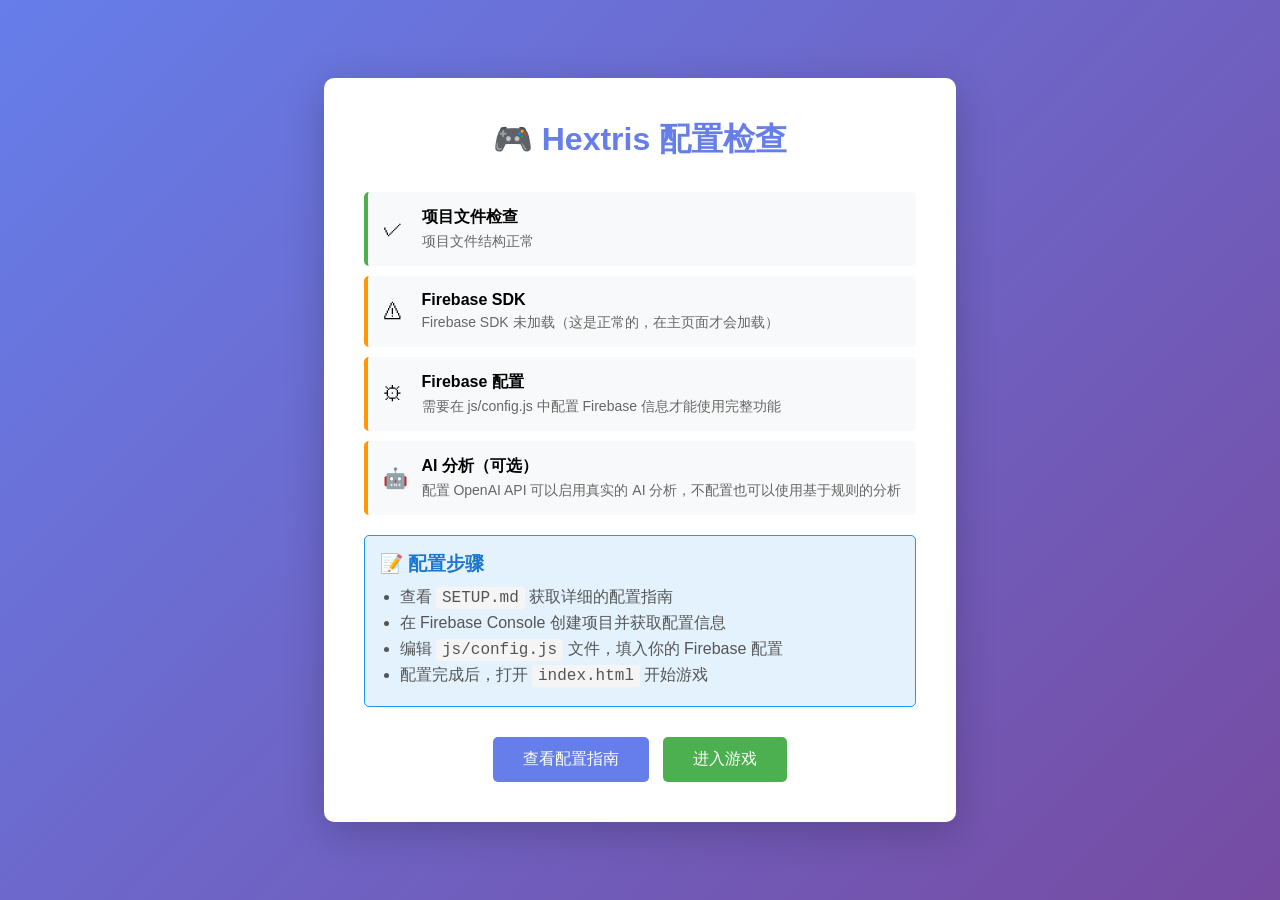
<file: setup-check.html>
<!DOCTYPE html>
<html lang="zh-CN">
<head>
    <meta charset="UTF-8">
    <meta name="viewport" content="width=device-width, initial-scale=1.0">
    <title>Hextris - 配置检查</title>
    <style>
        * {
            margin: 0;
            padding: 0;
            box-sizing: border-box;
        }

        body {
            font-family: 'Arial', sans-serif;
            background: linear-gradient(135deg, #667eea 0%, #764ba2 100%);
            min-height: 100vh;
            display: flex;
            justify-content: center;
            align-items: center;
            padding: 20px;
        }

        .container {
            background: white;
            border-radius: 10px;
            padding: 40px;
            max-width: 800px;
            box-shadow: 0 10px 40px rgba(0, 0, 0, 0.2);
        }

        h1 {
            color: #667eea;
            margin-bottom: 30px;
            text-align: center;
        }

        .check-item {
            display: flex;
            align-items: center;
            padding: 15px;
            margin-bottom: 10px;
            background: #f8f9fa;
            border-radius: 5px;
            border-left: 4px solid #ccc;
        }

        .check-item.success {
            border-left-color: #4CAF50;
        }

        .check-item.error {
            border-left-color: #f44336;
        }

        .check-item.warning {
            border-left-color: #ff9800;
        }

        .icon {
            width: 24px;
            height: 24px;
            margin-right: 15px;
            font-size: 20px;
        }

        .check-content {
            flex: 1;
        }

        .check-title {
            font-weight: bold;
            margin-bottom: 5px;
        }

        .check-desc {
            font-size: 14px;
            color: #666;
        }

        .btn-container {
            margin-top: 30px;
            text-align: center;
        }

        .btn {
            padding: 12px 30px;
            background: #667eea;
            color: white;
            border: none;
            border-radius: 5px;
            font-size: 16px;
            cursor: pointer;
            text-decoration: none;
            display: inline-block;
            transition: background 0.3s;
        }

        .btn:hover {
            background: #5568d3;
        }

        .info-box {
            background: #e3f2fd;
            border: 1px solid #2196f3;
            border-radius: 5px;
            padding: 15px;
            margin-top: 20px;
        }

        .info-box h3 {
            color: #1976d2;
            margin-bottom: 10px;
        }

        .info-box ul {
            margin-left: 20px;
        }

        .info-box li {
            margin: 5px 0;
            color: #555;
        }

        code {
            background: #f5f5f5;
            padding: 2px 6px;
            border-radius: 3px;
            font-family: 'Courier New', monospace;
        }
    </style>
</head>
<body>
    <div class="container">
        <h1>🎮 Hextris 配置检查</h1>
        
        <div id="checks"></div>

        <div class="info-box">
            <h3>📝 配置步骤</h3>
            <ul>
                <li>查看 <code>SETUP.md</code> 获取详细的配置指南</li>
                <li>在 Firebase Console 创建项目并获取配置信息</li>
                <li>编辑 <code>js/config.js</code> 文件，填入你的 Firebase 配置</li>
                <li>配置完成后，打开 <code>index.html</code> 开始游戏</li>
            </ul>
        </div>

        <div class="btn-container">
            <a href="SETUP.md" class="btn" target="_blank">查看配置指南</a>
            <a href="index.html" class="btn" style="background: #4CAF50; margin-left: 10px;">进入游戏</a>
        </div>
    </div>

    <script>
        const checks = [
            {
                id: 'files',
                title: '项目文件检查',
                test: () => {
                    return true; // 如果能加载这个页面，基本文件结构就是正常的
                },
                successMsg: '项目文件结构正常',
                errorMsg: '项目文件可能不完整'
            },
            {
                id: 'firebase',
                title: 'Firebase SDK',
                test: () => {
                    return typeof firebase !== 'undefined';
                },
                successMsg: 'Firebase SDK 已加载',
                errorMsg: 'Firebase SDK 未加载（这是正常的，在主页面才会加载）',
                isWarning: true
            }
        ];

        function runChecks() {
            const container = document.getElementById('checks');
            
            checks.forEach(check => {
                const result = check.test();
                const div = document.createElement('div');
                div.className = `check-item ${result ? 'success' : (check.isWarning ? 'warning' : 'error')}`;
                
                const icon = result ? '✓' : (check.isWarning ? '⚠' : '✗');
                const message = result ? check.successMsg : check.errorMsg;
                
                div.innerHTML = `
                    <div class="icon">${icon}</div>
                    <div class="check-content">
                        <div class="check-title">${check.title}</div>
                        <div class="check-desc">${message}</div>
                    </div>
                `;
                
                container.appendChild(div);
            });

            // 添加配置状态检查提示
            const configCheck = document.createElement('div');
            configCheck.className = 'check-item warning';
            configCheck.innerHTML = `
                <div class="icon">⚙</div>
                <div class="check-content">
                    <div class="check-title">Firebase 配置</div>
                    <div class="check-desc">需要在 js/config.js 中配置 Firebase 信息才能使用完整功能</div>
                </div>
            `;
            container.appendChild(configCheck);

            const aiCheck = document.createElement('div');
            aiCheck.className = 'check-item warning';
            aiCheck.innerHTML = `
                <div class="icon">🤖</div>
                <div class="check-content">
                    <div class="check-title">AI 分析（可选）</div>
                    <div class="check-desc">配置 OpenAI API 可以启用真实的 AI 分析，不配置也可以使用基于规则的分析</div>
                </div>
            `;
            container.appendChild(aiCheck);
        }

        runChecks();
    </script>
</body>
</html>
</file>
